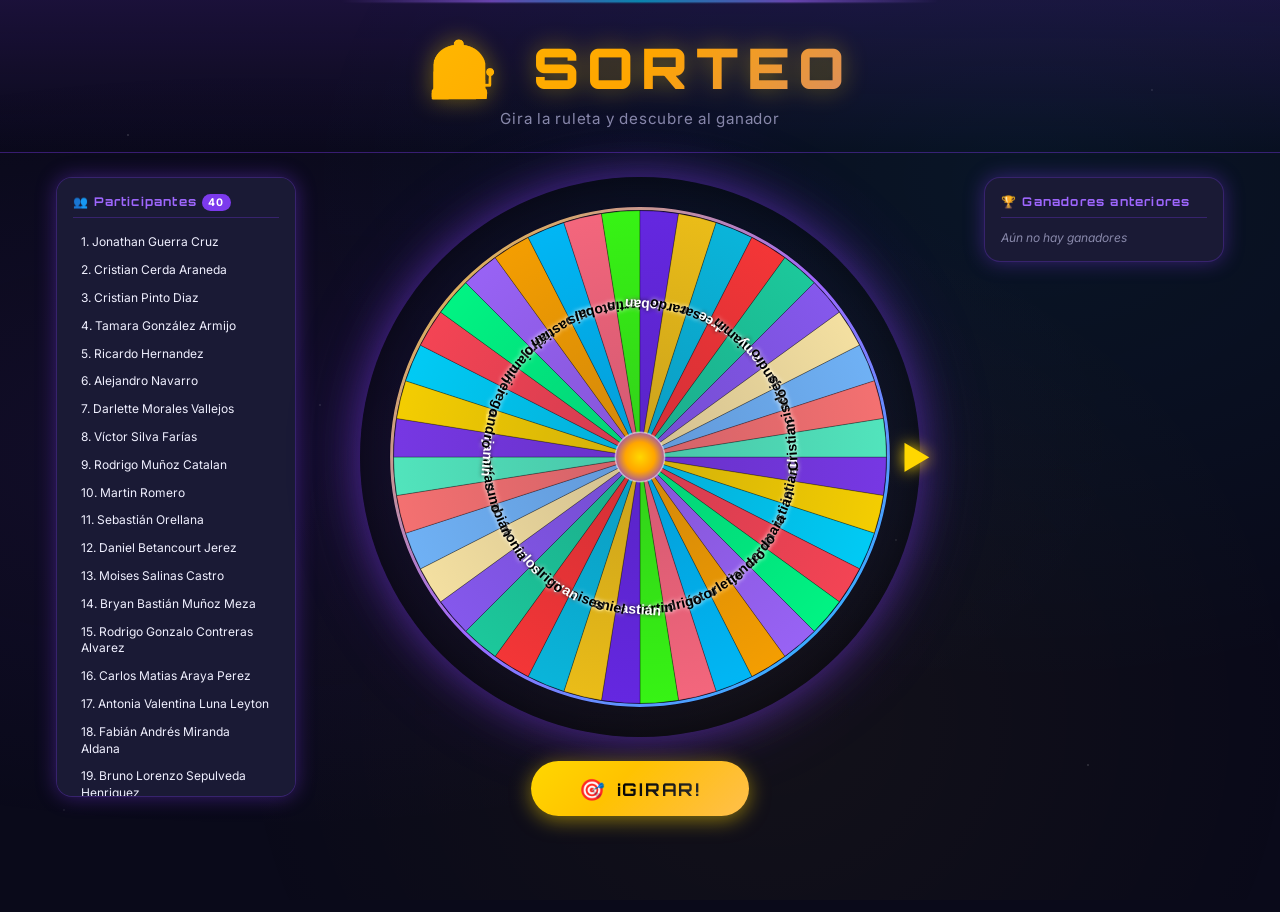
<file: index.html>
<!DOCTYPE html>
<html lang="es">
<head>
  <meta charset="UTF-8">
  <meta name="viewport" content="width=device-width, initial-scale=1.0">
  <title>Sorteo — Ruleta</title>
  <link rel="stylesheet" href="style.css">
</head>
<body>

  <!-- Partículas de fondo -->
  <div id="particles"></div>

  <!-- Header -->
  <header id="appHeader">
    <div class="header-glow"></div>
    <h1 id="appTitle">🎰 SORTEO</h1>
    <p id="appSubtitle">Gira la ruleta y descubre al ganador</p>
  </header>

  <!-- Layout principal -->
  <main id="mainLayout">

    <!-- Panel izquierdo: lista de participantes -->
    <aside id="participantPanel">
      <h2 class="panel-title">👥 Participantes <span id="participantCount"></span></h2>
      <ul id="participantList"></ul>
    </aside>

    <!-- Centro: ruleta -->
    <section id="wheelSection">
      <div id="wheelWrapper">
        <canvas id="rouletteCanvas" width="560" height="560"></canvas>
        <div id="arrowIndicator">▶</div>
      </div>

      <button id="spinBtn">
        <span class="btn-icon">🎯</span>
        <span class="btn-text">¡GIRAR!</span>
      </button>

      <div id="resultPanel" aria-live="polite" aria-atomic="true"></div>
    </section>

    <!-- Panel derecho: historial -->
    <aside id="historyPanel">
      <h2 class="panel-title">🏆 Ganadores anteriores</h2>
      <ul id="historyList">
        <li class="history-empty">Aún no hay ganadores</li>
      </ul>
    </aside>

  </main>

  <!-- Overlay ganador -->
  <div id="winnerOverlay" class="hidden">
    <div id="winnerCard">
      <div class="winner-fireworks">🎆</div>
      <h2 class="winner-label">🏆 ¡GANADOR!</h2>
      <p id="winnerName"></p>
      <div id="qrContainer">
        <p class="qr-label">Escanea para ver tu premio</p>
        <div id="qrDiv"></div>
        <p id="qrUrl" class="qr-url"></p>
      </div>
      <button id="closeOverlay">Continuar →</button>
    </div>
  </div>

  <!-- Toast de instrucción servidor -->
  <div id="serverToast" class="hidden">
    <strong>⚠️ Para el QR necesitas iniciar el servidor:</strong><br>
    Abre una terminal en esta carpeta y ejecuta: <code>python -m http.server 8080</code><br>
    Luego abre <code>http://localhost:8080</code> en el navegador
    <button id="closeToast">✕</button>
  </div>

  <script src="qrcode.min.js"></script>
  <script src="app.js" defer></script>

</body>
</html>
</file>
<file: style.css>
/* ============================================================
   SORTEO — Estilo Moderno / Dark Mode
   ============================================================ */

@import url('https://fonts.googleapis.com/css2?family=Orbitron:wght@700;900&family=Inter:wght@400;600;700&display=swap');

/* ── Variables ─────────────────────────────────────────────── */
:root {
  --bg:         #0a0a1a;
  --bg2:        #111128;
  --surface:    #1a1a35;
  --surface2:   #22224a;
  --gold:       #FFD700;
  --gold2:      #FFA500;
  --purple:     #7C3AED;
  --purple2:    #9F67FF;
  --cyan:       #00D4FF;
  --green:      #00FF88;
  --red:        #FF4757;
  --text:       #F0F0FF;
  --text-dim:   #8888AA;
  --border:     rgba(124, 58, 237, 0.3);
  --glow:       0 0 20px rgba(124, 58, 237, 0.4);
  --glow-gold:  0 0 20px rgba(255, 215, 0, 0.5);
  --radius:     16px;
  --font-main:  'Orbitron', sans-serif;
  --font-body:  'Inter', sans-serif;
}

/* ── Reset ─────────────────────────────────────────────────── */
*, *::before, *::after { box-sizing: border-box; margin: 0; padding: 0; }
html { height: 100%; }

body {
  background: var(--bg);
  color: var(--text);
  font-family: var(--font-body);
  min-height: 100vh;
  overflow-x: hidden;
  display: flex;
  flex-direction: column;
  align-items: center;
  gap: 0;
}

/* ── Partículas de fondo ───────────────────────────────────── */
#particles {
  position: fixed;
  inset: 0;
  pointer-events: none;
  z-index: 0;
  background:
    radial-gradient(ellipse at 20% 50%, rgba(124,58,237,0.08) 0%, transparent 60%),
    radial-gradient(ellipse at 80% 20%, rgba(0,212,255,0.06) 0%, transparent 50%),
    radial-gradient(ellipse at 60% 80%, rgba(255,215,0,0.04) 0%, transparent 50%);
}
#particles::before {
  content: '';
  position: absolute;
  inset: 0;
  background-image:
    radial-gradient(1px 1px at 10% 15%, rgba(255,255,255,0.4) 0%, transparent 100%),
    radial-gradient(1px 1px at 25% 45%, rgba(255,255,255,0.3) 0%, transparent 100%),
    radial-gradient(1px 1px at 40% 70%, rgba(255,255,255,0.4) 0%, transparent 100%),
    radial-gradient(1px 1px at 55% 30%, rgba(255,255,255,0.2) 0%, transparent 100%),
    radial-gradient(1px 1px at 70% 60%, rgba(255,255,255,0.3) 0%, transparent 100%),
    radial-gradient(1px 1px at 85% 85%, rgba(255,255,255,0.4) 0%, transparent 100%),
    radial-gradient(1px 1px at 90% 10%, rgba(255,255,255,0.3) 0%, transparent 100%),
    radial-gradient(1px 1px at 5% 90%, rgba(255,255,255,0.2) 0%, transparent 100%);
}

/* ── Header ────────────────────────────────────────────────── */
#appHeader {
  position: relative;
  z-index: 1;
  width: 100%;
  text-align: center;
  padding: 2rem 1rem 1.5rem;
  background: linear-gradient(180deg, rgba(124,58,237,0.15) 0%, transparent 100%);
  border-bottom: 1px solid var(--border);
}
.header-glow {
  position: absolute;
  top: 0; left: 50%;
  transform: translateX(-50%);
  width: 600px; height: 2px;
  background: linear-gradient(90deg, transparent, var(--purple2), var(--cyan), var(--purple2), transparent);
  filter: blur(1px);
}
#appTitle {
  font-family: var(--font-main);
  font-size: clamp(2rem, 5vw, 3.5rem);
  font-weight: 900;
  background: linear-gradient(135deg, var(--gold), var(--gold2), var(--purple2));
  -webkit-background-clip: text;
  -webkit-text-fill-color: transparent;
  background-clip: text;
  letter-spacing: 0.15em;
  text-shadow: none;
  filter: drop-shadow(0 0 12px rgba(255,215,0,0.4));
}
#appSubtitle {
  color: var(--text-dim);
  font-size: 0.95rem;
  margin-top: 0.4rem;
  letter-spacing: 0.05em;
}

/* ── Layout principal ──────────────────────────────────────── */
#mainLayout {
  position: relative;
  z-index: 1;
  display: grid;
  grid-template-columns: 240px 1fr 240px;
  gap: 1.5rem;
  width: 100%;
  max-width: 1200px;
  padding: 1.5rem 1rem 2rem;
  align-items: start;
}
@media (max-width: 900px) {
  #mainLayout { grid-template-columns: 1fr; }
  #participantPanel, #historyPanel { max-height: 200px; }
}

/* ── Paneles laterales ─────────────────────────────────────── */
aside {
  background: var(--surface);
  border: 1px solid var(--border);
  border-radius: var(--radius);
  padding: 1rem;
  max-height: 620px;
  overflow-y: auto;
  box-shadow: var(--glow);
}
aside::-webkit-scrollbar { width: 4px; }
aside::-webkit-scrollbar-track { background: transparent; }
aside::-webkit-scrollbar-thumb { background: var(--purple); border-radius: 2px; }

.panel-title {
  font-family: var(--font-main);
  font-size: 0.75rem;
  letter-spacing: 0.1em;
  color: var(--purple2);
  margin-bottom: 0.75rem;
  padding-bottom: 0.5rem;
  border-bottom: 1px solid var(--border);
}
#participantCount {
  background: var(--purple);
  color: white;
  font-size: 0.65rem;
  padding: 2px 6px;
  border-radius: 99px;
  font-family: var(--font-body);
}

/* Lista participantes */
#participantList {
  list-style: none;
  display: flex;
  flex-direction: column;
  gap: 3px;
}
#participantList li {
  font-size: 0.75rem;
  padding: 4px 8px;
  border-radius: 6px;
  color: var(--text);
  transition: all 0.3s;
  cursor: default;
  line-height: 1.4;
}
#participantList li:hover { background: var(--surface2); }
#participantList li.winner-highlight {
  background: linear-gradient(90deg, rgba(255,215,0,0.2), transparent);
  color: var(--gold);
  font-weight: 700;
  animation: pulse-gold 1s ease infinite alternate;
}
@keyframes pulse-gold {
  from { box-shadow: 0 0 4px rgba(255,215,0,0.3); }
  to   { box-shadow: 0 0 12px rgba(255,215,0,0.7); }
}

/* Historial */
#historyList {
  list-style: none;
  display: flex;
  flex-direction: column;
  gap: 6px;
}
.history-empty { font-size: 0.75rem; color: var(--text-dim); font-style: italic; }
#historyList li:not(.history-empty) {
  font-size: 0.75rem;
  padding: 6px 8px;
  border-radius: 6px;
  background: linear-gradient(90deg, rgba(0,255,136,0.1), transparent);
  border-left: 2px solid var(--green);
  color: var(--text);
  line-height: 1.4;
}
.history-num {
  font-family: var(--font-main);
  font-size: 0.6rem;
  color: var(--green);
  display: block;
  margin-bottom: 2px;
}

/* ── Sección central (ruleta) ──────────────────────────────── */
#wheelSection {
  display: flex;
  flex-direction: column;
  align-items: center;
  gap: 1.5rem;
}

/* Wrapper ruleta + flecha */
#wheelWrapper {
  position: relative;
  display: inline-block;
}
#rouletteCanvas {
  display: block;
  border-radius: 50%;
  box-shadow:
    0 0 40px rgba(124,58,237,0.5),
    0 0 80px rgba(124,58,237,0.2),
    inset 0 0 40px rgba(0,0,0,0.5);
  transition: box-shadow 0.3s;
}
#rouletteCanvas.spinning {
  box-shadow:
    0 0 60px rgba(255,215,0,0.6),
    0 0 120px rgba(255,215,0,0.3),
    inset 0 0 40px rgba(0,0,0,0.5);
}

/* Flecha indicadora (HTML, no canvas) */
#arrowIndicator {
  position: absolute;
  right: -10px;
  top: 50%;
  transform: translateY(-50%);
  font-size: 2rem;
  color: var(--gold);
  filter: drop-shadow(0 0 8px var(--gold));
  pointer-events: none;
  z-index: 2;
  animation: arrow-pulse 1.5s ease infinite alternate;
}
@keyframes arrow-pulse {
  from { filter: drop-shadow(0 0 4px var(--gold)); }
  to   { filter: drop-shadow(0 0 16px var(--gold)); }
}

/* Botón girar */
#spinBtn {
  display: flex;
  align-items: center;
  gap: 0.6rem;
  padding: 0.9rem 3rem;
  font-family: var(--font-main);
  font-size: 1.1rem;
  font-weight: 700;
  letter-spacing: 0.1em;
  color: #000;
  background: linear-gradient(135deg, var(--gold), var(--gold2));
  border: none;
  border-radius: 50px;
  cursor: pointer;
  box-shadow: 0 4px 20px rgba(255,215,0,0.5);
  transition: all 0.2s;
  position: relative;
  overflow: hidden;
}
#spinBtn::before {
  content: '';
  position: absolute;
  inset: 0;
  background: linear-gradient(135deg, transparent 40%, rgba(255,255,255,0.3));
  pointer-events: none;
}
#spinBtn:hover:not(:disabled) {
  transform: translateY(-2px) scale(1.04);
  box-shadow: 0 8px 30px rgba(255,215,0,0.7);
}
#spinBtn:active:not(:disabled) { transform: scale(0.97); }
#spinBtn:disabled {
  opacity: 0.4;
  cursor: not-allowed;
  transform: none;
}
.btn-icon { font-size: 1.3rem; }

/* Panel resultado */
#resultPanel {
  min-height: 2.5rem;
  font-family: var(--font-main);
  font-size: 1.1rem;
  color: var(--gold);
  text-align: center;
  letter-spacing: 0.05em;
  filter: drop-shadow(0 0 8px rgba(255,215,0,0.5));
  transition: all 0.4s;
}

/* ── Overlay ganador ───────────────────────────────────────── */
#winnerOverlay {
  position: fixed;
  inset: 0;
  z-index: 100;
  display: flex;
  align-items: center;
  justify-content: center;
  background: rgba(0,0,0,0.85);
  backdrop-filter: blur(8px);
  animation: overlay-in 0.4s ease;
}
#winnerOverlay.hidden { display: none; }
@keyframes overlay-in {
  from { opacity: 0; }
  to   { opacity: 1; }
}

#winnerCard {
  background: linear-gradient(135deg, var(--surface), var(--surface2));
  border: 1px solid rgba(255,215,0,0.4);
  border-radius: 24px;
  padding: 2.5rem 3rem;
  text-align: center;
  max-width: 480px;
  width: 90%;
  box-shadow:
    0 0 60px rgba(255,215,0,0.3),
    0 20px 60px rgba(0,0,0,0.5);
  animation: card-in 0.5s cubic-bezier(0.34, 1.56, 0.64, 1);
}
@keyframes card-in {
  from { transform: scale(0.5) translateY(60px); opacity: 0; }
  to   { transform: scale(1) translateY(0); opacity: 1; }
}

.winner-fireworks {
  font-size: 3rem;
  animation: bounce 0.6s ease infinite alternate;
}
@keyframes bounce {
  from { transform: translateY(0); }
  to   { transform: translateY(-10px); }
}

.winner-label {
  font-family: var(--font-main);
  font-size: 1rem;
  letter-spacing: 0.2em;
  color: var(--gold);
  margin: 0.5rem 0;
  text-shadow: 0 0 10px var(--gold);
}

#winnerName {
  font-family: var(--font-main);
  font-size: clamp(1.2rem, 4vw, 1.8rem);
  font-weight: 900;
  color: white;
  margin: 1rem 0 1.5rem;
  line-height: 1.3;
  text-shadow: 0 0 20px rgba(255,255,255,0.3);
}

/* QR */
#qrContainer {
  background: white;
  border-radius: 12px;
  padding: 1rem;
  display: inline-block;
  margin-bottom: 1.5rem;
}
.qr-label {
  font-size: 0.75rem;
  color: #333;
  margin-bottom: 0.5rem;
  font-family: var(--font-body);
}
#qrCanvas { display: block; margin: 0 auto; }
.qr-url {
  font-size: 0.65rem;
  color: #666;
  margin-top: 0.4rem;
  word-break: break-all;
  font-family: monospace;
}
.qr-placeholder {
  width: 180px;
  height: 180px;
  display: flex;
  align-items: center;
  justify-content: center;
  background: #f5f5f5;
  border-radius: 8px;
  font-size: 0.75rem;
  color: #666;
  text-align: center;
  padding: 0.5rem;
  margin: 0 auto;
}

/* Botón cerrar overlay */
#closeOverlay {
  padding: 0.7rem 2.5rem;
  font-family: var(--font-main);
  font-size: 0.85rem;
  letter-spacing: 0.1em;
  color: #000;
  background: linear-gradient(135deg, var(--gold), var(--gold2));
  border: none;
  border-radius: 50px;
  cursor: pointer;
  transition: all 0.2s;
  box-shadow: 0 4px 15px rgba(255,215,0,0.4);
}
#closeOverlay:hover {
  transform: translateY(-2px);
  box-shadow: 0 6px 20px rgba(255,215,0,0.6);
}

/* ── Toast servidor ────────────────────────────────────────── */
#serverToast {
  position: fixed;
  bottom: 1.5rem;
  left: 50%;
  transform: translateX(-50%);
  background: var(--surface2);
  border: 1px solid rgba(255, 165, 0, 0.4);
  border-radius: 12px;
  padding: 1rem 1.5rem;
  font-size: 0.8rem;
  color: var(--text);
  max-width: 520px;
  width: 90%;
  text-align: center;
  z-index: 50;
  box-shadow: 0 4px 20px rgba(0,0,0,0.5);
  line-height: 1.6;
}
#serverToast.hidden { display: none; }
#serverToast code {
  background: rgba(255,255,255,0.1);
  padding: 2px 6px;
  border-radius: 4px;
  font-family: monospace;
  font-size: 0.85em;
}
#closeToast {
  position: absolute;
  top: 6px; right: 10px;
  background: none;
  border: none;
  color: var(--text-dim);
  cursor: pointer;
  font-size: 0.9rem;
}

/* ── Confetti canvas (overlay) ─────────────────────────────── */
#confettiCanvas {
  position: fixed;
  inset: 0;
  pointer-events: none;
  z-index: 99;
}
</file>
